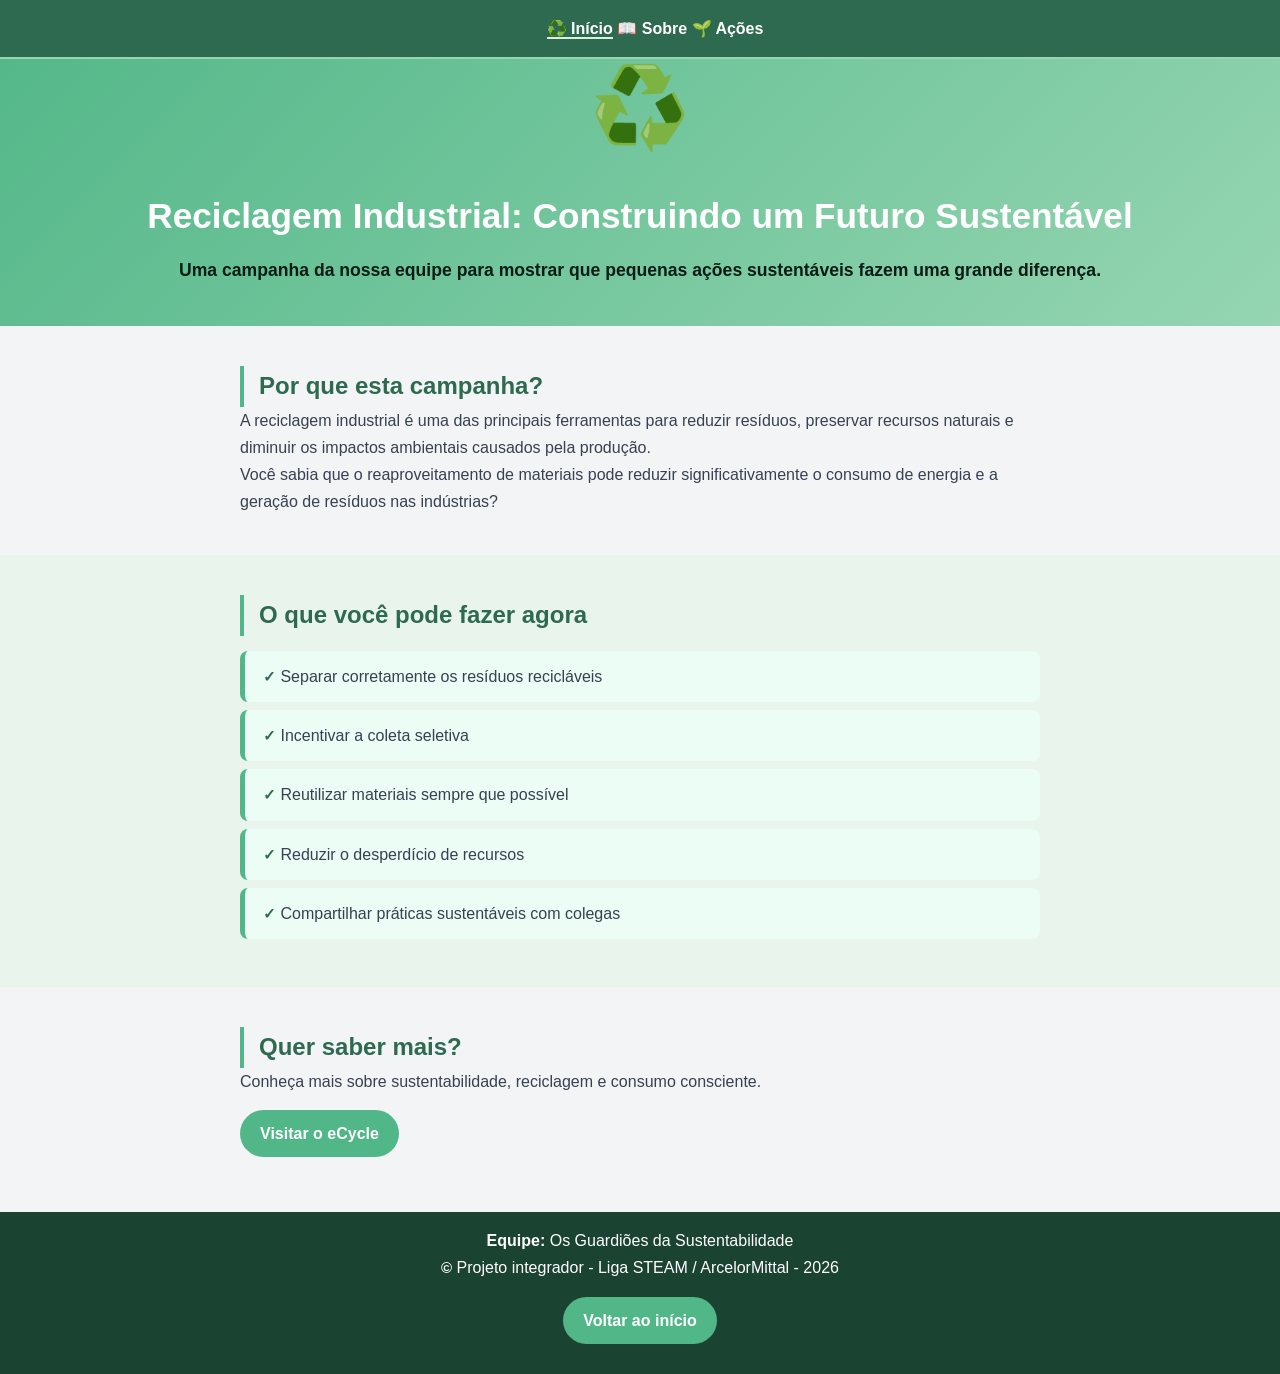
<file: Index.html>
<!DOCTYPE html>
<html lang="pt-br">
<head>
      <meta charset="UTF-8">
    <meta name="viewport" content="width=device-width, initial-scale=1.0">
    <title>EcoCycle Industry</title>
    <link rel="icon" href="data:image/svg+xml,<svg xmlns='http://www.w3.org/2000/svg' viewBox='0 0 100 100'><text y='0.9em' font-size='90'>♻️</text></svg>">
    <link rel="stylesheet" href="assets/css/style.css">
    <link rel="preconnect" href="https://fonts.googleapis.com">
    <link rel="preconnect" href="https://fonts.gstatic.com" crossorigin>
    <link href="https://fonts.googleapis.com/css2?family=Intel+One+Mono:ital,wght@0,300..700;1,300..700&family=Open+Sans:ital,wght@0,300..800;1,300..800&display=swap" rel="stylesheet">
</head>

<body>

    <header>

        <nav class="menu-navegacao">
            <a href="index.html" class="ativo">♻️ Início</a>
            <a href="sobre.html">📖 Sobre</a>
            <a href="acoes.html">🌱 Ações</a>
        </nav>

        <div class="emoji mundo" role="img" aria-label="Reciclagem">
            ♻️
        </div>

        <h1>Reciclagem Industrial: Construindo um Futuro Sustentável</h1>

        <p>
            Uma campanha da nossa equipe para mostrar que pequenas ações sustentáveis fazem uma grande diferença.
        </p>

    </header>

    <main>

        <section>

            <h2>Por que esta campanha?</h2>

            <p>
                A reciclagem industrial é uma das principais ferramentas para reduzir resíduos, preservar recursos naturais e diminuir os impactos ambientais causados pela produção.
            </p>

            <p>
                Você sabia que o reaproveitamento de materiais pode reduzir significativamente o consumo de energia e a geração de resíduos nas indústrias?
            </p>

        </section>

        <section class="secao-cinza">

            <div class="container-central">

                <h2>O que você pode fazer agora</h2>

                <ul>
                    <li><span>&check;</span> Separar corretamente os resíduos recicláveis</li>

                    <li><span>&check;</span> Incentivar a coleta seletiva</li>

                    <li><span>&check;</span> Reutilizar materiais sempre que possível</li>

                    <li><span>&check;</span> Reduzir o desperdício de recursos</li>

                    <li><span>&check;</span> Compartilhar práticas sustentáveis com colegas</li>
                </ul>

            </div>

        </section>

        <section>

            <h2>Quer saber mais?</h2>

            <p>
                Conheça mais sobre sustentabilidade, reciclagem e consumo consciente.
            </p>

            <a href="https://www.ecycle.com.br/" target="_blank" class="botao">
                Visitar o eCycle
            </a>

        </section>

    </main>

    <footer>

        <p>
            <strong>Equipe:</strong> Os Guardiões da Sustentabilidade
        </p>

        <p>
            <span style="color: white">&copy;</span>
            Projeto integrador - Liga STEAM / ArcelorMittal - 2026
        </p>

        <a href="#" class="botao">
            Voltar ao início
        </a>

    </footer>

</body>
</html>
</file>
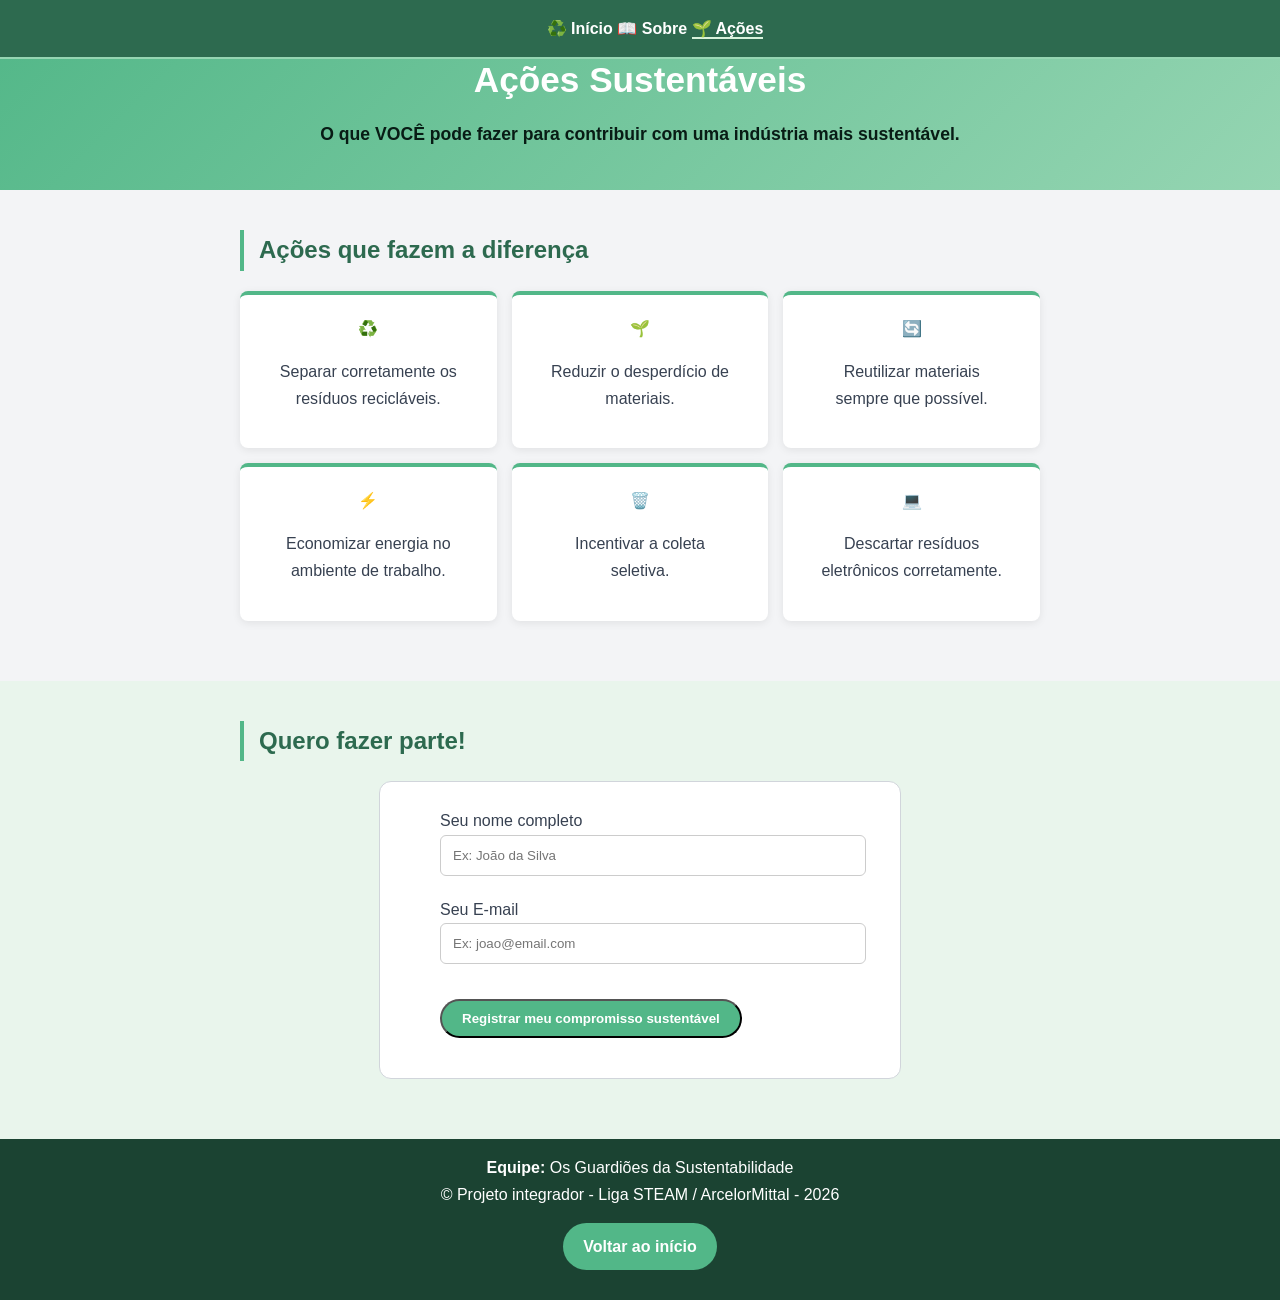
<file: acoes.html>
<!DOCTYPE html>
<html lang="pt-br">
<head>
    <meta charset="UTF-8">
    <meta name="viewport" content="width=device-width, initial-scale=1.0">
    <title>Ações Práticas | O que você pode fazer</title>
    <link rel="stylesheet" href="assets/css/style.css">
    <script src="assets/js/script.js" defer></script>
</head>

<body>

    <header>

        <nav class="menu-navegacao">
            <a href="index.html">♻️ Início</a>
            <a href="sobre.html">📖 Sobre</a>
            <a href="acoes.html" class="ativo">🌱 Ações</a>
        </nav>

        <div class="emoji" role="img" aria-label="Sustentabilidade">
            
        </div>

        <h1>Ações Sustentáveis</h1>

        <p>
            O que VOCÊ pode fazer para contribuir com uma indústria mais sustentável.
        </p>

    </header>

    <main>

        <section>

            <h2>Ações que fazem a diferença</h2>

            <div class="lista-acoes" id="container-acoes">
            </div>

        </section>

        <section class="secao-cinza">

            <div class="container-central">

                <h2>Quero fazer parte!</h2>

                <form class="formulario" id="formulario-adesao" action="" novalidate>

                    <label for="nome">Seu nome completo</label>

                    <input
                        type="text"
                        id="nome"
                        name="nome"
                        required
                        placeholder="Ex: João da Silva"
                    >

                    <label for="email">Seu E-mail</label>

                    <input
                        type="email"
                        id="email"
                        name="email"
                        required
                        placeholder="Ex: joao@email.com"
                    >

                    <button type="submit" class="botao">
                        Registrar meu compromisso sustentável
                    </button>

                    <p class="mensagem-retorno" id="mensagem-retorno"></p>

                </form>

            </div>

        </section>

    </main>

    <footer>

        <p>
            <strong>Equipe:</strong> Os Guardiões da Sustentabilidade
        </p>

        <p>
            &copy; Projeto integrador - Liga STEAM / ArcelorMittal - 2026
        </p>

         <a href="#" class="botao">
            Voltar ao início
        </a>

    </footer>

</body>
</html>
</file>
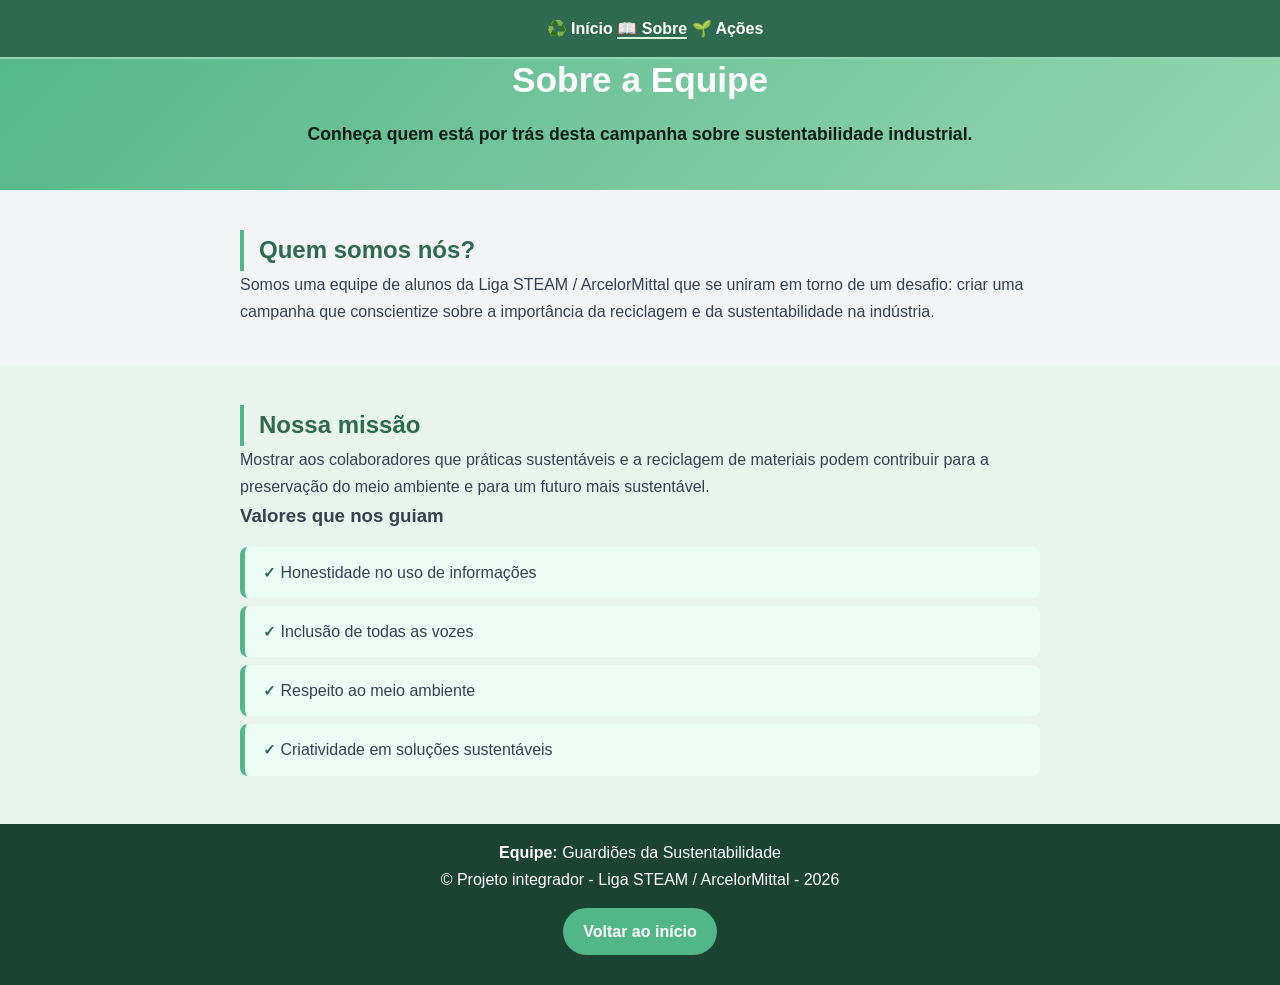
<file: Sobre.html>
<!DOCTYPE html>
<html lang="en">
<head>
     <meta charset="UTF-8">
    <meta name="viewport" content="width=device-width, initial-scale=1.0">
    <title>Sobre a Equipe | Guardiões da Sustentabilidade </title>
    <link rel="icon" type="image/png" href="assets/img/image.png">
    <link rel="stylesheet" href="assets/css/style.css">
</head>

<body>

<header>

    <nav class="menu-navegacao">
        <a href="index.html">♻️ Início</a>
        <a href="sobre.html" class="ativo">📖 Sobre</a>
        <a href="acoes.html">🌱 Ações</a>
    </nav>

    <div class="emoji" role="img" aria-label="Sustentabilidade"></div>

    <h1 class="tit">Sobre a Equipe</h1>

    <p>Conheça quem está por trás desta campanha sobre sustentabilidade industrial.</p>
</header>

<main>

    <section>
        <h2>Quem somos nós?</h2>

        <p>
            Somos uma equipe de alunos da Liga STEAM / ArcelorMittal que se uniram em torno de um desafio: criar uma campanha que conscientize sobre a importância da reciclagem e da sustentabilidade na indústria.
        </p>
    </section>

    <section class="secao-cinza">

        <div class="container-central">

            <h2>Nossa missão</h2>

            <p>
                Mostrar aos colaboradores que práticas sustentáveis e a reciclagem de materiais podem contribuir para a preservação do meio ambiente e para um futuro mais sustentável.
            </p>

            <h3>Valores que nos guiam</h3>

            <ul>
                <li><span>&check;</span> Honestidade no uso de informações</li>

                <li><span>&check;</span> Inclusão de todas as vozes</li>

                <li><span>&check;</span> Respeito ao meio ambiente</li>

                <li><span>&check;</span> Criatividade em soluções sustentáveis</li>
            </ul>

        </div>

    </section>

</main>

<footer>
    <p><strong>Equipe:</strong>  Guardiões da Sustentabilidade</p>

    <p>
        &copy; Projeto integrador - Liga STEAM / ArcelorMittal - 2026
    </p>

     <a href="#" class="botao">
            Voltar ao início
        </a>
</footer>

</body>

</html>
</file>
<file: assets/css/style.css>
/*Adicionar Font baixada */
@font-face {

    font-family: "IntelOneMono";

    src: url("assets/fonts/IntelOneMono-VariableFont_wght.ttf") format("truetype");

    font-weight: normal;

}

/* RESET CSS */
* {
    margin: 0;
}

/* BODY(CORPO) */
html {
    min-height: 100vh;
}

body {

    font-family: Arial, sans-serif;

    color: #374151;

    background-color: #f3f4f6;

    line-height: 1.7;
}

/* Cabeçalho */

header {

    background: linear-gradient(135deg, #52b788, #95d5b2);

    text-align: center;

    padding: 40px 20px;
}

/* Menu */

.menu-navegacao {

    background-color: #2d6a4f;

    padding: 15px;

    border-bottom: 2px solid #95d5b2;

    position: fixed;

    top: 0;

    left: 0;

    width: 100vw;

    z-index: 100;
}

.menu-navegacao a {

    color: white;

    text-decoration: none;

    font-weight: bold;

    transition: 0.4s;
}

.menu-navegacao a:hover,
.ativo {

    border-bottom: 2px solid #d8f3dc;
}

/* Emoji */

.emoji {

    font-size: 80px;

    margin-bottom: 10px;
}

h1 {

    color: white;

    font-size: 2.2rem;

    margin: 0 0 10px;
}

/* Subtítulos do cabeçalho */

header p {

    color: #081c15;

    font-size: 1.1rem;

    font-weight: 600;
}

/* Main */

.container-central {

    max-width: 800px;

    margin: 0 auto;
}

section {

    padding: 40px 20px;

    max-width: 800px;

    margin: 0 auto;
}

.secao-cinza {

    background-color: #e9f5ec;

    max-width: 100%;
}

h2 {

    color: #2d6a4f;

    border-left: 4px solid #52b788;

    padding-left: 15px;
}

/* Lista */

ul {

    list-style: none;

    padding: 0;

    margin-top: 15px;
}

li {

    background-color: #ecfdf5;

    padding: 12px 18px;

    margin-bottom: 8px;

    border-radius: 8px;

    border-left: 5px solid #52b788;
}

/* Footer */

footer {

    background-color: #1b4332;

    color: white;

    text-align: center;

    padding: 15px;
}

/* Botão */

.botao {

    display: inline-block;

    background-color: #52b788;

    color: white;

    padding: 10px 20px;

    border-radius: 30px;

    text-decoration: none;

    font-weight: bold;

    margin: 15px 0;

    transition: 0.3s;
}

.botao:hover {

    background-color: #40916c;
}

/* Check */

span {

    font-weight: bold;

    font-size: 15px;

    color: #2d6a4f;
}

/* Formulário */

.formulario {

    max-width: 400px;

    margin: 20px auto;

    padding: 25px 60px;

    background-color: white;

    border-radius: 12px;

    border: 1px solid #d1d5db;
}

.formulario input {

    width: 100%;

    padding: 12px;

    margin-bottom: 20px;

    border: 1px solid #ccc;

    border-radius: 6px;

    height: 15px;
}

/* Cards de ações */

.lista-acoes {

    display: grid;

    grid-template-columns: repeat(auto-fit, minmax(250px, 1fr));

    gap: 15px;

    margin: 20px 0;
}

.acao-item {

    background-color: white;

    padding: 20px;

    border-radius: 8px;

    border-top: 4px solid #52b788;

    text-align: center;

    transition: transform 0.3s;

    box-shadow: 0 2px 8px rgba(0, 0, 0, 0.08);
}

.acao-item:hover {

    transform: translateY(-5px);
}

.acao-texto {

    margin: 16px;
}

.reciclagem {

    display: inline-block;

    transition: transform 0.5s;
}

.reciclagem:hover {

    transform: scale(1.15) rotate(15deg);
}
</file>
